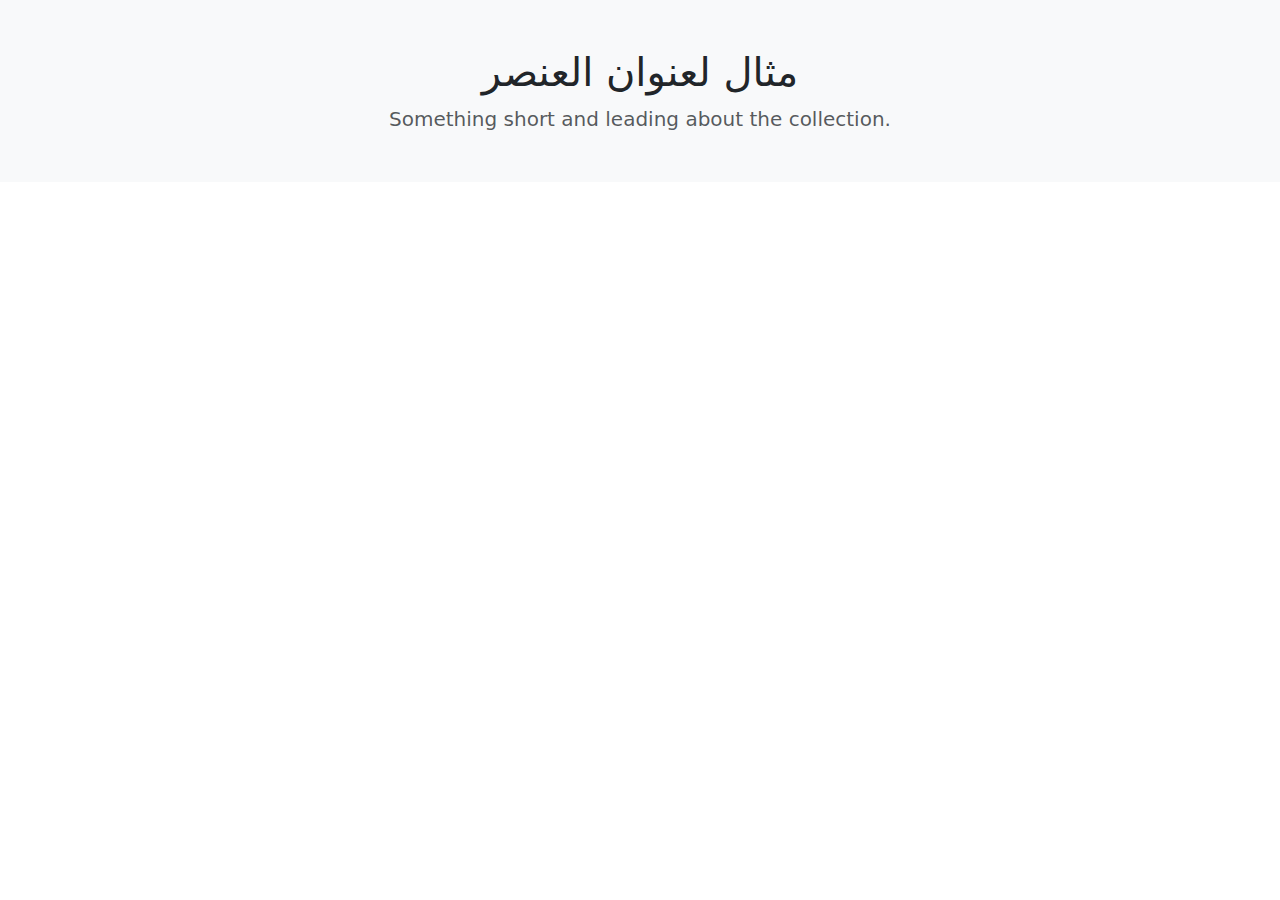
<file: assets/html/sponsored-ar.html>
<!DOCTYPE html>
<html lang="en">

<head>
  <meta http-equiv="Content-Type" content="text/html; charset=UTF-8">

  <meta name="viewport" content="width=device-width, initial-scale=1">
  <title>sponsored</title>

  <link href="./src/bootstrap.min.css" rel="stylesheet">


  <meta name="theme-color" content="#712cf9">


  <style>
    .bd-placeholder-img {
      font-size: 1.125rem;
      text-anchor: middle;
      -webkit-user-select: none;
      -moz-user-select: none;
      user-select: none;
    }

    @media (min-width: 768px) {
      .bd-placeholder-img-lg {
        font-size: 3.5rem;
      }
    }

    .b-example-divider {
      height: 3rem;
      background-color: rgba(0, 0, 0, .1);
      border: solid rgba(0, 0, 0, .15);
      border-width: 1px 0;
      box-shadow: inset 0 .5em 1.5em rgba(0, 0, 0, .1), inset 0 .125em .5em rgba(0, 0, 0, .15);
    }

    .b-example-vr {
      flex-shrink: 0;
      width: 1.5rem;
      height: 100vh;
    }

    .bi {
      vertical-align: -.125em;
      fill: currentColor;
    }

    .nav-scroller {
      position: relative;
      z-index: 2;
      height: 2.75rem;
      overflow-y: hidden;
    }

    .nav-scroller .nav {
      display: flex;
      flex-wrap: nowrap;
      padding-bottom: 1rem;
      margin-top: -1px;
      overflow-x: auto;
      text-align: center;
      white-space: nowrap;
      -webkit-overflow-scrolling: touch;
    }
  </style>


</head>

<body>
  <main>

    <div class="album py-5 bg-light">
      
      <div class="container">
          <h1 class="fw-light text-center">مثال لعنوان العنصر</h1>
          <p class="lead text-muted text-center">Something short and leading about the collection.</p>
  
        <div class="row row-cols-1 row-cols-sm-2 row-cols-md-3 g-3">

        </div>
      </div>
    </div>

  </main>

</body>

</html>
</file>
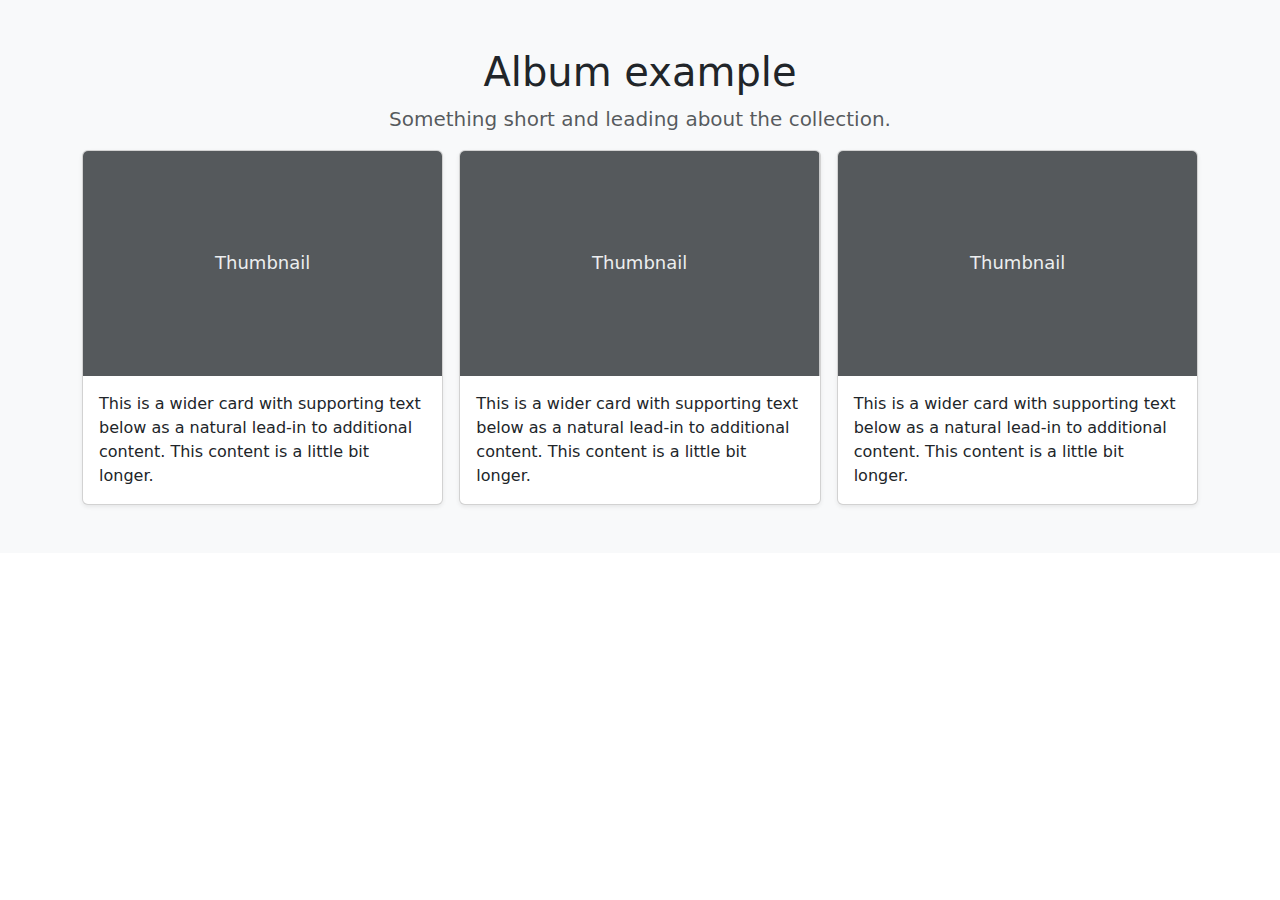
<file: assets/html/sponsored.html>
<!DOCTYPE html>
<html lang="en">

<head>
  <meta http-equiv="Content-Type" content="text/html; charset=UTF-8">

  <meta name="viewport" content="width=device-width, initial-scale=1">
  <title>sponsored</title>

  <link href="./src/bootstrap.min.css" rel="stylesheet">


  <meta name="theme-color" content="#712cf9">


  <style>
    .bd-placeholder-img {
      font-size: 1.125rem;
      text-anchor: middle;
      -webkit-user-select: none;
      -moz-user-select: none;
      user-select: none;
    }

    @media (min-width: 768px) {
      .bd-placeholder-img-lg {
        font-size: 3.5rem;
      }
    }

    .b-example-divider {
      height: 3rem;
      background-color: rgba(0, 0, 0, .1);
      border: solid rgba(0, 0, 0, .15);
      border-width: 1px 0;
      box-shadow: inset 0 .5em 1.5em rgba(0, 0, 0, .1), inset 0 .125em .5em rgba(0, 0, 0, .15);
    }

    .b-example-vr {
      flex-shrink: 0;
      width: 1.5rem;
      height: 100vh;
    }

    .bi {
      vertical-align: -.125em;
      fill: currentColor;
    }

    .nav-scroller {
      position: relative;
      z-index: 2;
      height: 2.75rem;
      overflow-y: hidden;
    }

    .nav-scroller .nav {
      display: flex;
      flex-wrap: nowrap;
      padding-bottom: 1rem;
      margin-top: -1px;
      overflow-x: auto;
      text-align: center;
      white-space: nowrap;
      -webkit-overflow-scrolling: touch;
    }
  </style>


</head>

<body>
  <main>

    <div class="album py-5 bg-light">
      
      <div class="container">
          <h1 class="fw-light text-center">Album example</h1>
          <p class="lead text-muted text-center">Something short and leading about the collection.</p>
  
        <div class="row row-cols-1 row-cols-sm-2 row-cols-md-3 g-3">
          <div class="col">
            <div class="card shadow-sm">
              <svg class="bd-placeholder-img card-img-top" width="100%" height="225" xmlns="http://www.w3.org/2000/svg"
                role="img" aria-label="Placeholder: Thumbnail" preserveAspectRatio="xMidYMid slice" focusable="false">
                <title>Placeholder</title>
                <rect width="100%" height="100%" fill="#55595c"></rect><text x="50%" y="50%" fill="#eceeef"
                  dy=".3em">Thumbnail</text>
              </svg>

              <div class="card-body">
                <p class="card-text">This is a wider card with supporting text below as a natural lead-in to additional
                  content. This content is a little bit longer.</p>

              </div>
            </div>
          </div>
          <div class="col">
            <div class="card shadow-sm">
              <svg class="bd-placeholder-img card-img-top" width="100%" height="225" xmlns="http://www.w3.org/2000/svg"
                role="img" aria-label="Placeholder: Thumbnail" preserveAspectRatio="xMidYMid slice" focusable="false">
                <title>Placeholder</title>
                <rect width="100%" height="100%" fill="#55595c"></rect><text x="50%" y="50%" fill="#eceeef"
                  dy=".3em">Thumbnail</text>
              </svg>

              <div class="card-body">
                <p class="card-text">This is a wider card with supporting text below as a natural lead-in to additional
                  content. This content is a little bit longer.</p>

              </div>
            </div>
          </div>
          <div class="col">
            <div class="card shadow-sm">
              <svg class="bd-placeholder-img card-img-top" width="100%" height="225" xmlns="http://www.w3.org/2000/svg"
                role="img" aria-label="Placeholder: Thumbnail" preserveAspectRatio="xMidYMid slice" focusable="false">
                <title>Placeholder</title>
                <rect width="100%" height="100%" fill="#55595c"></rect><text x="50%" y="50%" fill="#eceeef"
                  dy=".3em">Thumbnail</text>
              </svg>

              <div class="card-body">
                <p class="card-text">This is a wider card with supporting text below as a natural lead-in to additional
                  content. This content is a little bit longer.</p>

              </div>
            </div>
          </div>

        </div>
      </div>
    </div>

  </main>

</body>

</html>
</file>
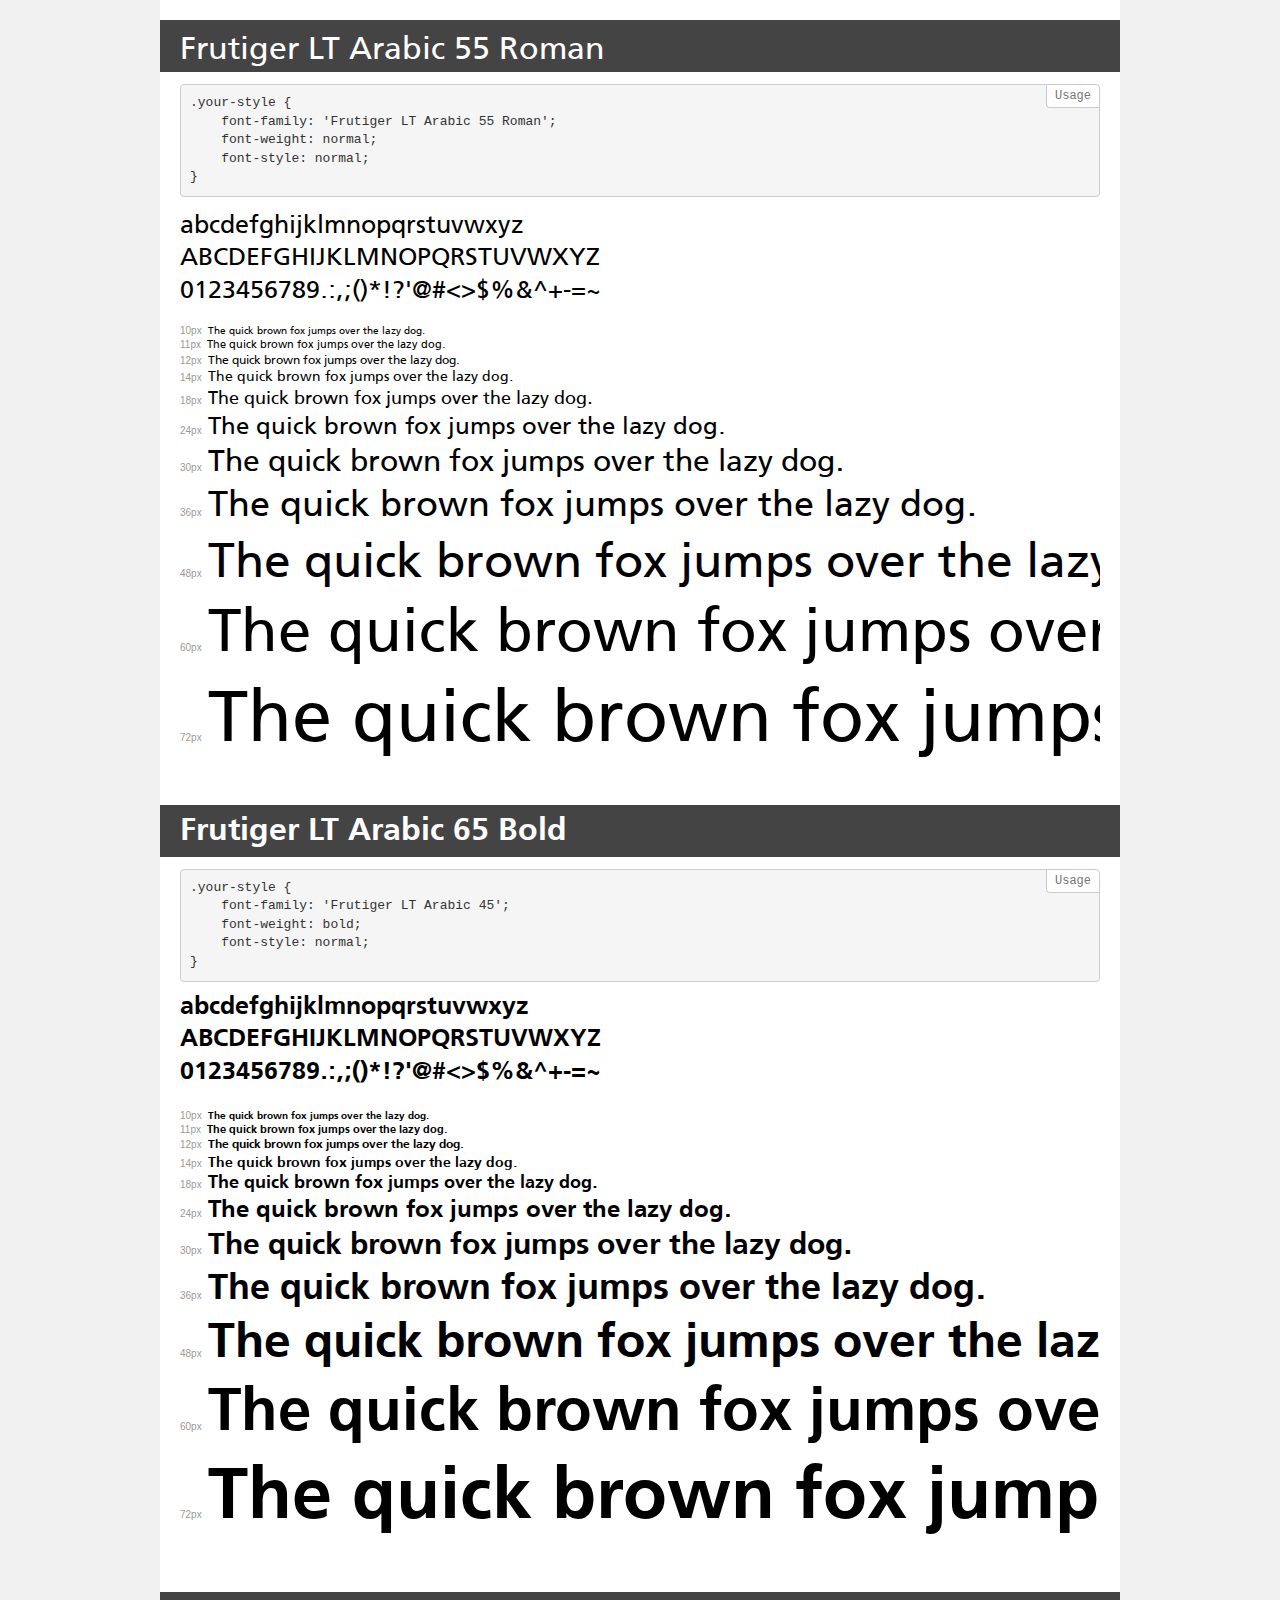
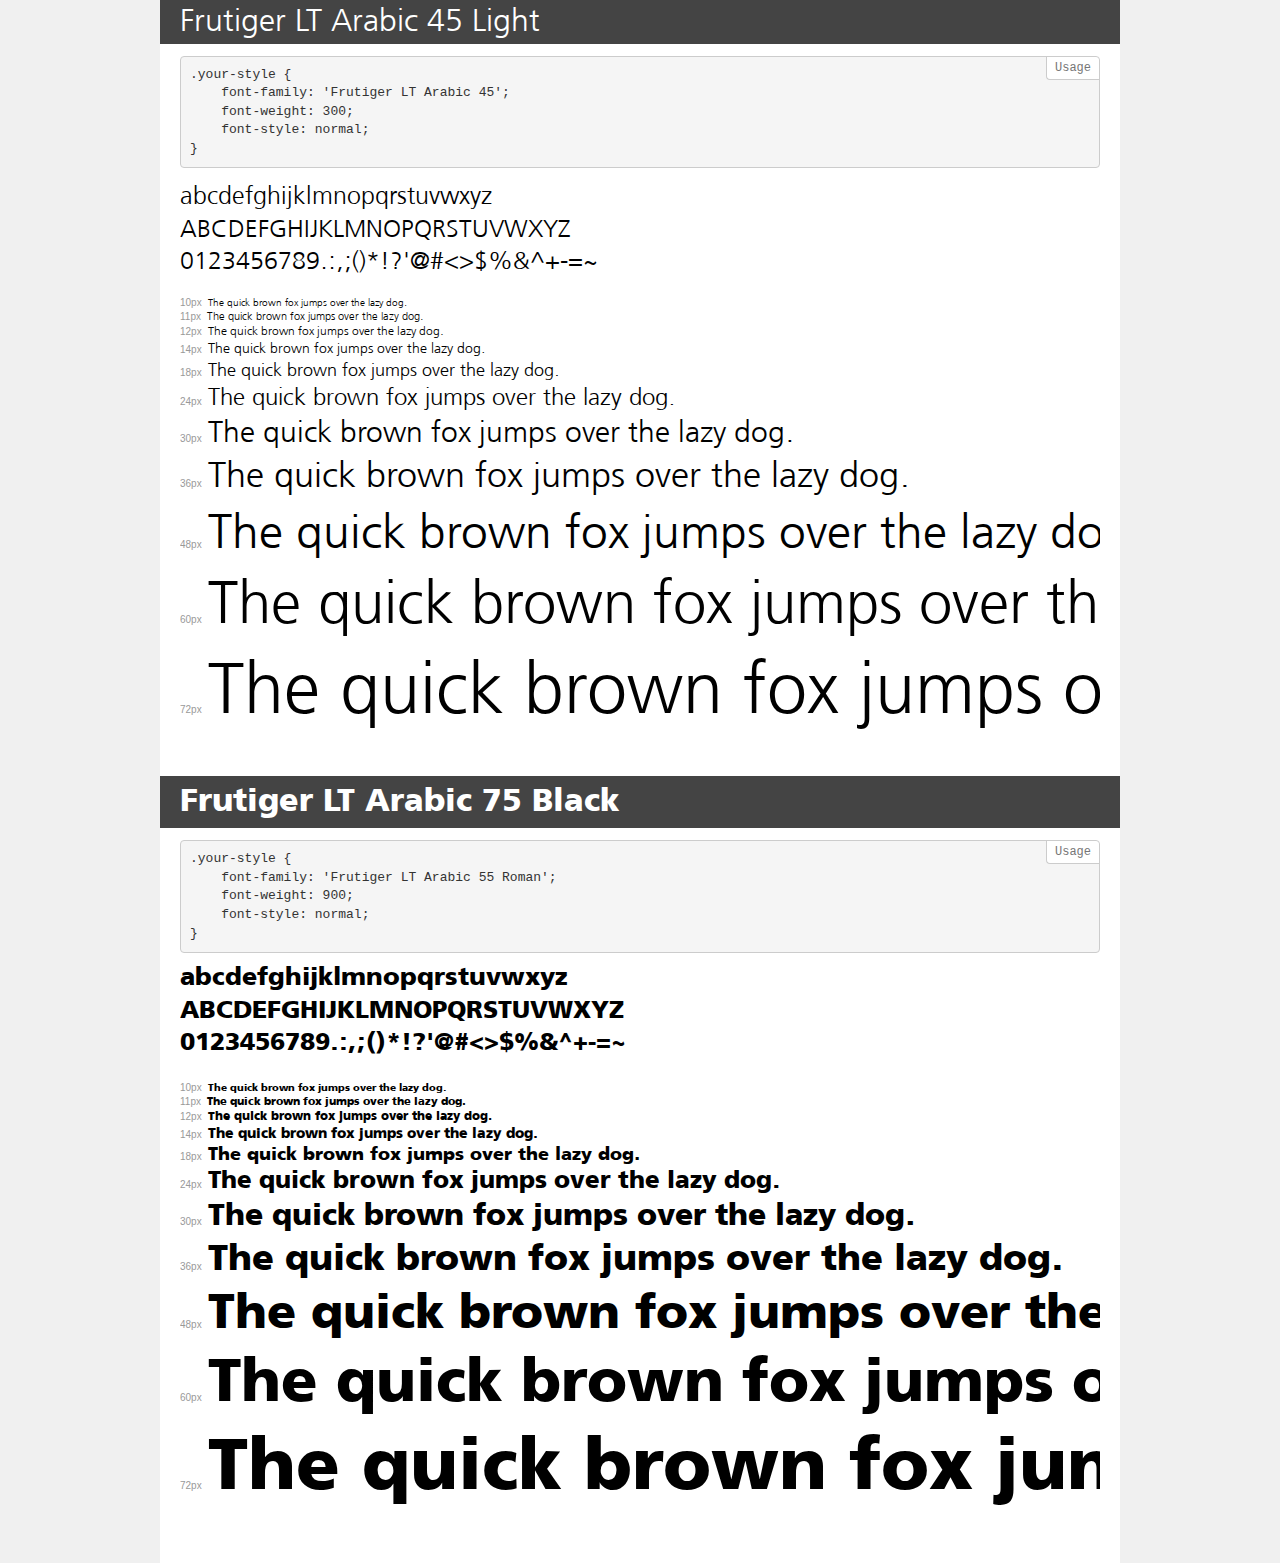
<file: assets/fonts/FrutigerLTArabic/demo.html>
<!DOCTYPE html>
<html lang="en">
<head>
    <meta charset="utf-8">
    <meta http-equiv="X-UA-Compatible" content="IE=edge">
    <meta name="viewport" content="width=device-width, initial-scale=1">
    <meta name="robots" content="noindex, noarchive">
    <meta name="format-detection" content="telephone=no">
    <title>Transfonter demo</title>
    <link href="stylesheet.css" rel="stylesheet">
    <style>
        /*
        http://meyerweb.com/eric/tools/css/reset/
        v2.0 | 20110126
        License: none (public domain)
        */
        html, body, div, span, applet, object, iframe,
        h1, h2, h3, h4, h5, h6, p, blockquote, pre,
        a, abbr, acronym, address, big, cite, code,
        del, dfn, em, img, ins, kbd, q, s, samp,
        small, strike, strong, sub, sup, tt, var,
        b, u, i, center,
        dl, dt, dd, ol, ul, li,
        fieldset, form, label, legend,
        table, caption, tbody, tfoot, thead, tr, th, td,
        article, aside, canvas, details, embed,
        figure, figcaption, footer, header, hgroup,
        menu, nav, output, ruby, section, summary,
        time, mark, audio, video {
            margin: 0;
            padding: 0;
            border: 0;
            font-size: 100%;
            font: inherit;
            vertical-align: baseline;
        }
        /* HTML5 display-role reset for older browsers */
        article, aside, details, figcaption, figure,
        footer, header, hgroup, menu, nav, section {
            display: block;
        }
        body {
            line-height: 1;
        }
        ol, ul {
            list-style: none;
        }
        blockquote, q {
            quotes: none;
        }
        blockquote:before, blockquote:after,
        q:before, q:after {
            content: '';
            content: none;
        }
        table {
            border-collapse: collapse;
            border-spacing: 0;
        }
        /* demo styles */
        body {
            background: #f0f0f0;
            color: #000;
        }
        .page {
            background: #fff;
            width: 920px;
            margin: 0 auto;
            padding: 20px 20px 0 20px;
            overflow: hidden;
        }
        .font-container {
            overflow-x: auto;
            overflow-y: hidden;
            margin-bottom: 40px;
            line-height: 1.3;
            white-space: nowrap;
            padding-bottom: 5px;
        }
        h1 {
            position: relative;
            background: #444;
            font-size: 32px;
            color: #fff;
            padding: 10px 20px;
            margin: 0 -20px 12px -20px;
        }
        .letters {
            font-size: 25px;
            margin-bottom: 20px;
        }
        .s10:before {
            content: '10px';
        }
        .s11:before {
            content: '11px';
        }
        .s12:before {
            content: '12px';
        }
        .s14:before {
            content: '14px';
        }
        .s18:before {
            content: '18px';
        }
        .s24:before {
            content: '24px';
        }
        .s30:before {
            content: '30px';
        }
        .s36:before {
            content: '36px';
        }
        .s48:before {
            content: '48px';
        }
        .s60:before {
            content: '60px';
        }
        .s72:before {
            content: '72px';
        }
        .s10:before, .s11:before, .s12:before, .s14:before,
        .s18:before, .s24:before, .s30:before, .s36:before,
        .s48:before, .s60:before, .s72:before {
            font-family: Arial, sans-serif;
            font-size: 10px;
            font-weight: normal;
            font-style: normal;
            color: #999;
            padding-right: 6px;
        }
        pre {
            display: block;
            position: relative;
            padding: 9px;
            margin: 0 0 10px;
            font-family: Monaco, Menlo, Consolas, "Courier New", monospace;
            font-size: 13px;
            line-height: 1.428571429;
            color: #333;
            font-weight: normal;
            font-style: normal;
            background-color: #f5f5f5;
            border: 1px solid #ccc;
            overflow-x: auto;
            border-radius: 4px;
        }
        pre:after {
            display: block;
            position: absolute;
            right: 0;
            top: 0;
            content: 'Usage';
            line-height: 1;
            padding: 5px 8px;
            font-size: 12px;
            color: #767676;
            background-color: #fff;
            border: 1px solid #ccc;
            border-right: none;
            border-top: none;
            border-radius: 0 4px 0 4px;
            z-index: 10;
        }
        /* responsive */
        @media (max-width: 959px) {
            .page {
                width: auto;
                margin: 0;
            }
        }
    </style>
</head>
<body>
<div class="page">
    <div class="demo">
        <h1 style="font-family: 'Frutiger LT Arabic 55 Roman'; font-weight: normal; font-style: normal;">Frutiger LT Arabic 55 Roman</h1>
        <pre>.your-style {
    font-family: 'Frutiger LT Arabic 55 Roman';
    font-weight: normal;
    font-style: normal;
}</pre>
        <div class="font-container" style="font-family: 'Frutiger LT Arabic 55 Roman'; font-weight: normal; font-style: normal;">
            <p class="letters">
                abcdefghijklmnopqrstuvwxyz<br>
ABCDEFGHIJKLMNOPQRSTUVWXYZ<br>
                0123456789.:,;()*!?'@#<>$%&^+-=~
            </p>
            <p class="s10" style="font-size: 10px;">The quick brown fox jumps over the lazy dog.</p>
            <p class="s11" style="font-size: 11px;">The quick brown fox jumps over the lazy dog.</p>
            <p class="s12" style="font-size: 12px;">The quick brown fox jumps over the lazy dog.</p>
            <p class="s14" style="font-size: 14px;">The quick brown fox jumps over the lazy dog.</p>
            <p class="s18" style="font-size: 18px;">The quick brown fox jumps over the lazy dog.</p>
            <p class="s24" style="font-size: 24px;">The quick brown fox jumps over the lazy dog.</p>
            <p class="s30" style="font-size: 30px;">The quick brown fox jumps over the lazy dog.</p>
            <p class="s36" style="font-size: 36px;">The quick brown fox jumps over the lazy dog.</p>
            <p class="s48" style="font-size: 48px;">The quick brown fox jumps over the lazy dog.</p>
            <p class="s60" style="font-size: 60px;">The quick brown fox jumps over the lazy dog.</p>
            <p class="s72" style="font-size: 72px;">The quick brown fox jumps over the lazy dog.</p>
        </div>
    </div>
    <div class="demo">
        <h1 style="font-family: 'Frutiger LT Arabic 45'; font-weight: bold; font-style: normal;">Frutiger LT Arabic 65 Bold</h1>
        <pre>.your-style {
    font-family: 'Frutiger LT Arabic 45';
    font-weight: bold;
    font-style: normal;
}</pre>
        <div class="font-container" style="font-family: 'Frutiger LT Arabic 45'; font-weight: bold; font-style: normal;">
            <p class="letters">
                abcdefghijklmnopqrstuvwxyz<br>
ABCDEFGHIJKLMNOPQRSTUVWXYZ<br>
                0123456789.:,;()*!?'@#<>$%&^+-=~
            </p>
            <p class="s10" style="font-size: 10px;">The quick brown fox jumps over the lazy dog.</p>
            <p class="s11" style="font-size: 11px;">The quick brown fox jumps over the lazy dog.</p>
            <p class="s12" style="font-size: 12px;">The quick brown fox jumps over the lazy dog.</p>
            <p class="s14" style="font-size: 14px;">The quick brown fox jumps over the lazy dog.</p>
            <p class="s18" style="font-size: 18px;">The quick brown fox jumps over the lazy dog.</p>
            <p class="s24" style="font-size: 24px;">The quick brown fox jumps over the lazy dog.</p>
            <p class="s30" style="font-size: 30px;">The quick brown fox jumps over the lazy dog.</p>
            <p class="s36" style="font-size: 36px;">The quick brown fox jumps over the lazy dog.</p>
            <p class="s48" style="font-size: 48px;">The quick brown fox jumps over the lazy dog.</p>
            <p class="s60" style="font-size: 60px;">The quick brown fox jumps over the lazy dog.</p>
            <p class="s72" style="font-size: 72px;">The quick brown fox jumps over the lazy dog.</p>
        </div>
    </div>
    <div class="demo">
        <h1 style="font-family: 'Frutiger LT Arabic 45'; font-weight: 300; font-style: normal;">Frutiger LT Arabic 45 Light</h1>
        <pre>.your-style {
    font-family: 'Frutiger LT Arabic 45';
    font-weight: 300;
    font-style: normal;
}</pre>
        <div class="font-container" style="font-family: 'Frutiger LT Arabic 45'; font-weight: 300; font-style: normal;">
            <p class="letters">
                abcdefghijklmnopqrstuvwxyz<br>
ABCDEFGHIJKLMNOPQRSTUVWXYZ<br>
                0123456789.:,;()*!?'@#<>$%&^+-=~
            </p>
            <p class="s10" style="font-size: 10px;">The quick brown fox jumps over the lazy dog.</p>
            <p class="s11" style="font-size: 11px;">The quick brown fox jumps over the lazy dog.</p>
            <p class="s12" style="font-size: 12px;">The quick brown fox jumps over the lazy dog.</p>
            <p class="s14" style="font-size: 14px;">The quick brown fox jumps over the lazy dog.</p>
            <p class="s18" style="font-size: 18px;">The quick brown fox jumps over the lazy dog.</p>
            <p class="s24" style="font-size: 24px;">The quick brown fox jumps over the lazy dog.</p>
            <p class="s30" style="font-size: 30px;">The quick brown fox jumps over the lazy dog.</p>
            <p class="s36" style="font-size: 36px;">The quick brown fox jumps over the lazy dog.</p>
            <p class="s48" style="font-size: 48px;">The quick brown fox jumps over the lazy dog.</p>
            <p class="s60" style="font-size: 60px;">The quick brown fox jumps over the lazy dog.</p>
            <p class="s72" style="font-size: 72px;">The quick brown fox jumps over the lazy dog.</p>
        </div>
    </div>
    <div class="demo">
        <h1 style="font-family: 'Frutiger LT Arabic 55 Roman'; font-weight: 900; font-style: normal;">Frutiger LT Arabic 75 Black</h1>
        <pre>.your-style {
    font-family: 'Frutiger LT Arabic 55 Roman';
    font-weight: 900;
    font-style: normal;
}</pre>
        <div class="font-container" style="font-family: 'Frutiger LT Arabic 55 Roman'; font-weight: 900; font-style: normal;">
            <p class="letters">
                abcdefghijklmnopqrstuvwxyz<br>
ABCDEFGHIJKLMNOPQRSTUVWXYZ<br>
                0123456789.:,;()*!?'@#<>$%&^+-=~
            </p>
            <p class="s10" style="font-size: 10px;">The quick brown fox jumps over the lazy dog.</p>
            <p class="s11" style="font-size: 11px;">The quick brown fox jumps over the lazy dog.</p>
            <p class="s12" style="font-size: 12px;">The quick brown fox jumps over the lazy dog.</p>
            <p class="s14" style="font-size: 14px;">The quick brown fox jumps over the lazy dog.</p>
            <p class="s18" style="font-size: 18px;">The quick brown fox jumps over the lazy dog.</p>
            <p class="s24" style="font-size: 24px;">The quick brown fox jumps over the lazy dog.</p>
            <p class="s30" style="font-size: 30px;">The quick brown fox jumps over the lazy dog.</p>
            <p class="s36" style="font-size: 36px;">The quick brown fox jumps over the lazy dog.</p>
            <p class="s48" style="font-size: 48px;">The quick brown fox jumps over the lazy dog.</p>
            <p class="s60" style="font-size: 60px;">The quick brown fox jumps over the lazy dog.</p>
            <p class="s72" style="font-size: 72px;">The quick brown fox jumps over the lazy dog.</p>
        </div>
    </div>
</div>
</body>
</html>
</file>
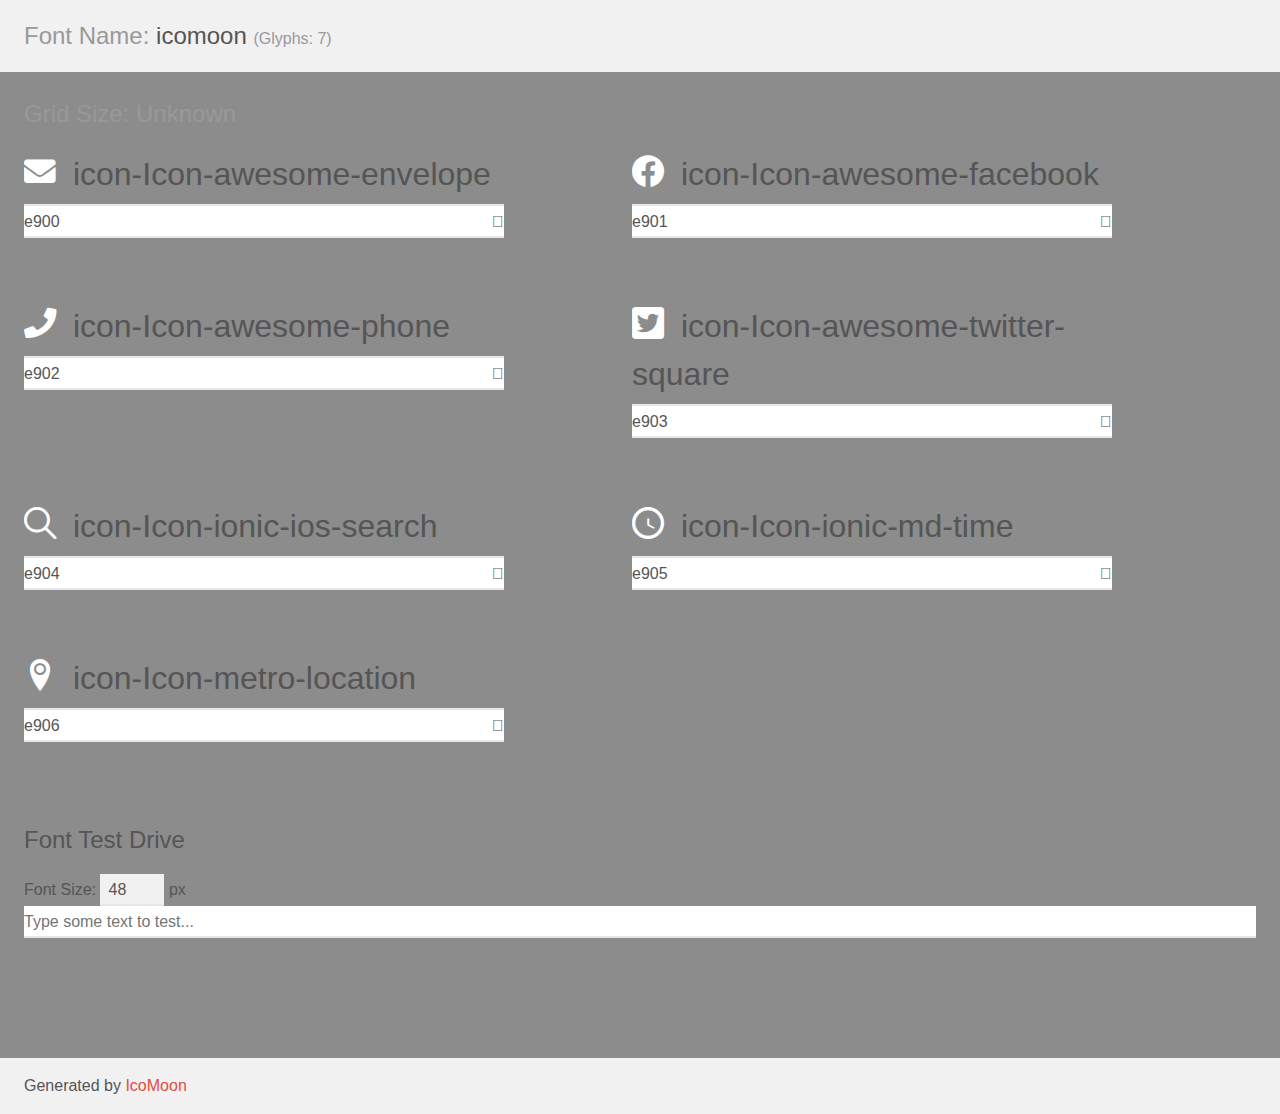
<file: assets/fonts/icomoon/demo.html>
<!doctype html>
<html>
<head>
    <meta charset="utf-8">
    <title>IcoMoon Demo</title>
    <meta name="description" content="An Icon Font Generated By IcoMoon.io">
    <meta name="viewport" content="width=device-width, initial-scale=1">
    <link rel="stylesheet" href="demo-files/demo.css">
    <link rel="stylesheet" href="style.css"></head>
<body>
    <div class="bgc1 clearfix">
        <h1 class="mhmm mvm"><span class="fgc1">Font Name:</span> icomoon <small class="fgc1">(Glyphs:&nbsp;7)</small></h1>
    </div>
    <div class="clearfix mhl ptl">
        <h1 class="mvm mtn fgc1">Grid Size: Unknown</h1>
        <div class="glyph fs1">
            <div class="clearfix bshadow0 pbs">
                <span class="icon-Icon-awesome-envelope"></span>
                <span class="mls"> icon-Icon-awesome-envelope</span>
            </div>
            <fieldset class="fs0 size1of1 clearfix hidden-false">
                <input type="text" readonly value="e900" class="unit size1of2" />
                <input type="text" maxlength="1" readonly value="&#xe900;" class="unitRight size1of2 talign-right" />
            </fieldset>
            <div class="fs0 bshadow0 clearfix hidden-true">
                <span class="unit pvs fgc1">liga: </span>
                <input type="text" readonly value="" class="liga unitRight" />
            </div>
        </div>
        <div class="glyph fs1">
            <div class="clearfix bshadow0 pbs">
                <span class="icon-Icon-awesome-facebook"></span>
                <span class="mls"> icon-Icon-awesome-facebook</span>
            </div>
            <fieldset class="fs0 size1of1 clearfix hidden-false">
                <input type="text" readonly value="e901" class="unit size1of2" />
                <input type="text" maxlength="1" readonly value="&#xe901;" class="unitRight size1of2 talign-right" />
            </fieldset>
            <div class="fs0 bshadow0 clearfix hidden-true">
                <span class="unit pvs fgc1">liga: </span>
                <input type="text" readonly value="" class="liga unitRight" />
            </div>
        </div>
        <div class="glyph fs1">
            <div class="clearfix bshadow0 pbs">
                <span class="icon-Icon-awesome-phone"></span>
                <span class="mls"> icon-Icon-awesome-phone</span>
            </div>
            <fieldset class="fs0 size1of1 clearfix hidden-false">
                <input type="text" readonly value="e902" class="unit size1of2" />
                <input type="text" maxlength="1" readonly value="&#xe902;" class="unitRight size1of2 talign-right" />
            </fieldset>
            <div class="fs0 bshadow0 clearfix hidden-true">
                <span class="unit pvs fgc1">liga: </span>
                <input type="text" readonly value="" class="liga unitRight" />
            </div>
        </div>
        <div class="glyph fs1">
            <div class="clearfix bshadow0 pbs">
                <span class="icon-Icon-awesome-twitter-square"></span>
                <span class="mls"> icon-Icon-awesome-twitter-square</span>
            </div>
            <fieldset class="fs0 size1of1 clearfix hidden-false">
                <input type="text" readonly value="e903" class="unit size1of2" />
                <input type="text" maxlength="1" readonly value="&#xe903;" class="unitRight size1of2 talign-right" />
            </fieldset>
            <div class="fs0 bshadow0 clearfix hidden-true">
                <span class="unit pvs fgc1">liga: </span>
                <input type="text" readonly value="" class="liga unitRight" />
            </div>
        </div>
        <div class="glyph fs1">
            <div class="clearfix bshadow0 pbs">
                <span class="icon-Icon-ionic-ios-search"></span>
                <span class="mls"> icon-Icon-ionic-ios-search</span>
            </div>
            <fieldset class="fs0 size1of1 clearfix hidden-false">
                <input type="text" readonly value="e904" class="unit size1of2" />
                <input type="text" maxlength="1" readonly value="&#xe904;" class="unitRight size1of2 talign-right" />
            </fieldset>
            <div class="fs0 bshadow0 clearfix hidden-true">
                <span class="unit pvs fgc1">liga: </span>
                <input type="text" readonly value="" class="liga unitRight" />
            </div>
        </div>
        <div class="glyph fs1">
            <div class="clearfix bshadow0 pbs">
                <span class="icon-Icon-ionic-md-time"></span>
                <span class="mls"> icon-Icon-ionic-md-time</span>
            </div>
            <fieldset class="fs0 size1of1 clearfix hidden-false">
                <input type="text" readonly value="e905" class="unit size1of2" />
                <input type="text" maxlength="1" readonly value="&#xe905;" class="unitRight size1of2 talign-right" />
            </fieldset>
            <div class="fs0 bshadow0 clearfix hidden-true">
                <span class="unit pvs fgc1">liga: </span>
                <input type="text" readonly value="" class="liga unitRight" />
            </div>
        </div>
        <div class="glyph fs1">
            <div class="clearfix bshadow0 pbs">
                <span class="icon-Icon-metro-location"></span>
                <span class="mls"> icon-Icon-metro-location</span>
            </div>
            <fieldset class="fs0 size1of1 clearfix hidden-false">
                <input type="text" readonly value="e906" class="unit size1of2" />
                <input type="text" maxlength="1" readonly value="&#xe906;" class="unitRight size1of2 talign-right" />
            </fieldset>
            <div class="fs0 bshadow0 clearfix hidden-true">
                <span class="unit pvs fgc1">liga: </span>
                <input type="text" readonly value="" class="liga unitRight" />
            </div>
        </div>
    </div>

    <!--[if gt IE 8]><!-->
    <div class="mhl clearfix mbl">
        <h1>Font Test Drive</h1>
        <label>
            Font Size: <input id="fontSize" type="number" class="textbox0 mbm"
            min="8" value="48" />
            px
        </label>
        <input id="testText" type="text" class="phl size1of1 mvl"
        placeholder="Type some text to test..." value=""/>
        <div id="testDrive" class="icon-" style="font-family: icomoon">&nbsp;
        </div>
    </div>
    <!--<![endif]-->
    <div class="bgc1 clearfix">
        <p class="mhl">Generated by <a href="https://icomoon.io/app">IcoMoon</a></p>
    </div>

    <script src="demo-files/demo.js"></script>
</body>
</html>
</file>
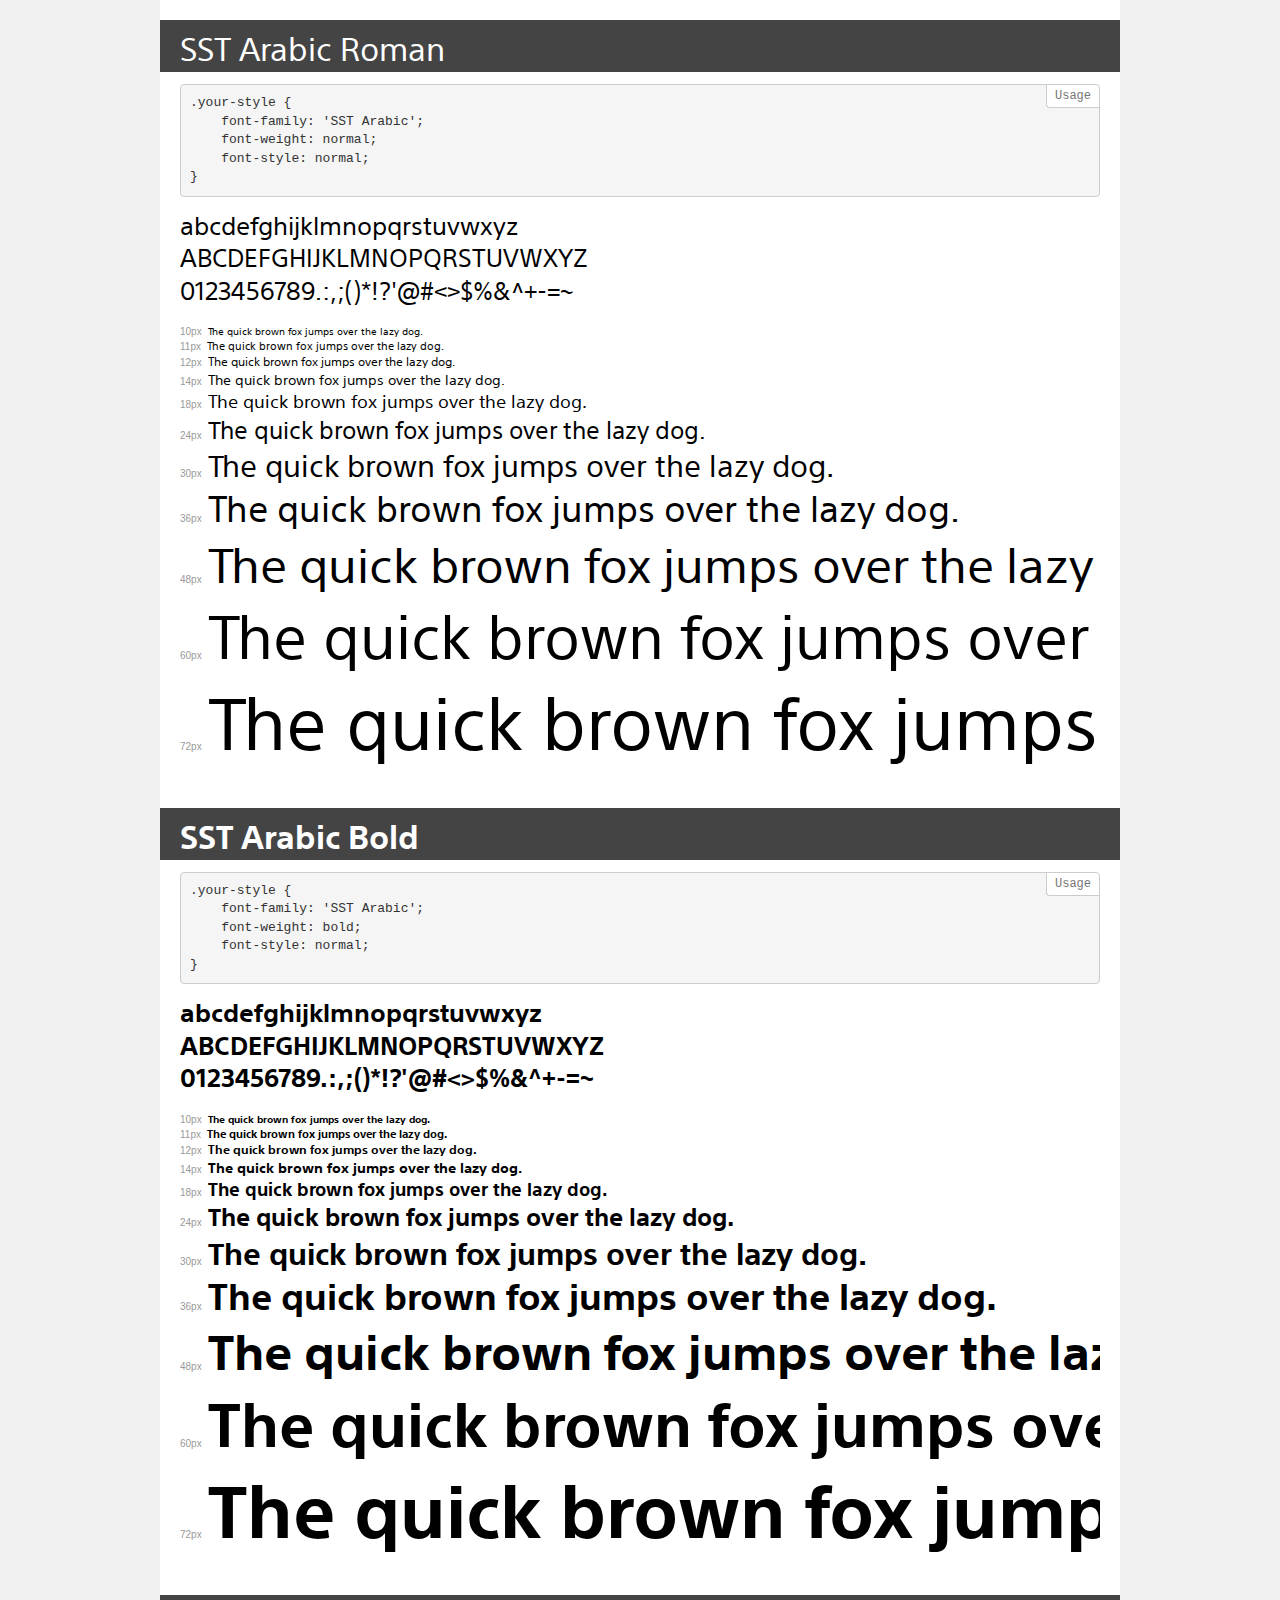
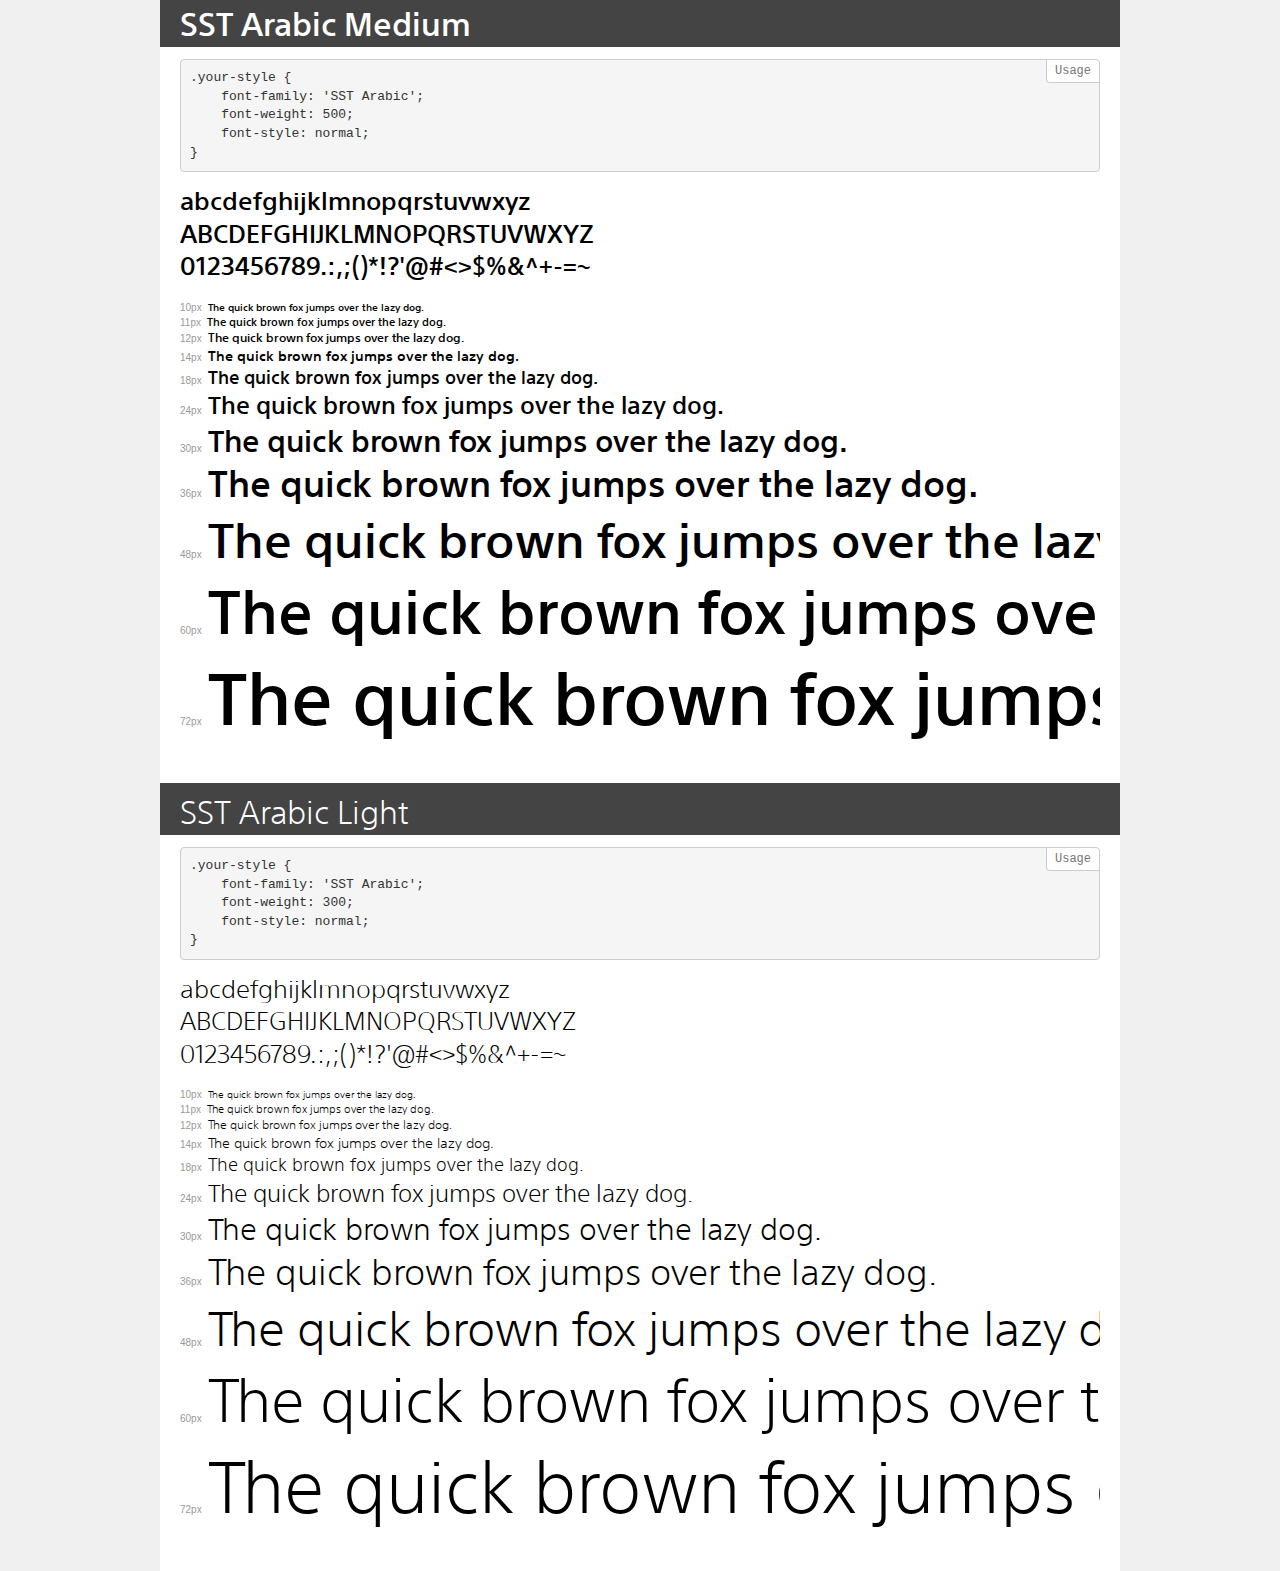
<file: assets/fonts/SST_Arabic/demo.html>
<!DOCTYPE html>
<html lang="en">
<head>
    <meta charset="utf-8">
    <meta http-equiv="X-UA-Compatible" content="IE=edge">
    <meta name="viewport" content="width=device-width, initial-scale=1">
    <meta name="robots" content="noindex, noarchive">
    <meta name="format-detection" content="telephone=no">
    <title>Transfonter demo</title>
    <link href="stylesheet.css" rel="stylesheet">
    <style>
        /*
        http://meyerweb.com/eric/tools/css/reset/
        v2.0 | 20110126
        License: none (public domain)
        */
        html, body, div, span, applet, object, iframe,
        h1, h2, h3, h4, h5, h6, p, blockquote, pre,
        a, abbr, acronym, address, big, cite, code,
        del, dfn, em, img, ins, kbd, q, s, samp,
        small, strike, strong, sub, sup, tt, var,
        b, u, i, center,
        dl, dt, dd, ol, ul, li,
        fieldset, form, label, legend,
        table, caption, tbody, tfoot, thead, tr, th, td,
        article, aside, canvas, details, embed,
        figure, figcaption, footer, header, hgroup,
        menu, nav, output, ruby, section, summary,
        time, mark, audio, video {
            margin: 0;
            padding: 0;
            border: 0;
            font-size: 100%;
            font: inherit;
            vertical-align: baseline;
        }
        /* HTML5 display-role reset for older browsers */
        article, aside, details, figcaption, figure,
        footer, header, hgroup, menu, nav, section {
            display: block;
        }
        body {
            line-height: 1;
        }
        ol, ul {
            list-style: none;
        }
        blockquote, q {
            quotes: none;
        }
        blockquote:before, blockquote:after,
        q:before, q:after {
            content: '';
            content: none;
        }
        table {
            border-collapse: collapse;
            border-spacing: 0;
        }
        /* demo styles */
        body {
            background: #f0f0f0;
            color: #000;
        }
        .page {
            background: #fff;
            width: 920px;
            margin: 0 auto;
            padding: 20px 20px 0 20px;
            overflow: hidden;
        }
        .font-container {
            overflow-x: auto;
            overflow-y: hidden;
            margin-bottom: 40px;
            line-height: 1.3;
            white-space: nowrap;
            padding-bottom: 5px;
        }
        h1 {
            position: relative;
            background: #444;
            font-size: 32px;
            color: #fff;
            padding: 10px 20px;
            margin: 0 -20px 12px -20px;
        }
        .letters {
            font-size: 25px;
            margin-bottom: 20px;
        }
        .s10:before {
            content: '10px';
        }
        .s11:before {
            content: '11px';
        }
        .s12:before {
            content: '12px';
        }
        .s14:before {
            content: '14px';
        }
        .s18:before {
            content: '18px';
        }
        .s24:before {
            content: '24px';
        }
        .s30:before {
            content: '30px';
        }
        .s36:before {
            content: '36px';
        }
        .s48:before {
            content: '48px';
        }
        .s60:before {
            content: '60px';
        }
        .s72:before {
            content: '72px';
        }
        .s10:before, .s11:before, .s12:before, .s14:before,
        .s18:before, .s24:before, .s30:before, .s36:before,
        .s48:before, .s60:before, .s72:before {
            font-family: Arial, sans-serif;
            font-size: 10px;
            font-weight: normal;
            font-style: normal;
            color: #999;
            padding-right: 6px;
        }
        pre {
            display: block;
            position: relative;
            padding: 9px;
            margin: 0 0 10px;
            font-family: Monaco, Menlo, Consolas, "Courier New", monospace;
            font-size: 13px;
            line-height: 1.428571429;
            color: #333;
            font-weight: normal;
            font-style: normal;
            background-color: #f5f5f5;
            border: 1px solid #ccc;
            overflow-x: auto;
            border-radius: 4px;
        }
        pre:after {
            display: block;
            position: absolute;
            right: 0;
            top: 0;
            content: 'Usage';
            line-height: 1;
            padding: 5px 8px;
            font-size: 12px;
            color: #767676;
            background-color: #fff;
            border: 1px solid #ccc;
            border-right: none;
            border-top: none;
            border-radius: 0 4px 0 4px;
            z-index: 10;
        }
        /* responsive */
        @media (max-width: 959px) {
            .page {
                width: auto;
                margin: 0;
            }
        }
    </style>
</head>
<body>
<div class="page">
    <div class="demo">
        <h1 style="font-family: 'SST Arabic'; font-weight: normal; font-style: normal;">SST Arabic Roman</h1>
        <pre>.your-style {
    font-family: 'SST Arabic';
    font-weight: normal;
    font-style: normal;
}</pre>
        <div class="font-container" style="font-family: 'SST Arabic'; font-weight: normal; font-style: normal;">
            <p class="letters">
                abcdefghijklmnopqrstuvwxyz<br>
ABCDEFGHIJKLMNOPQRSTUVWXYZ<br>
                0123456789.:,;()*!?'@#<>$%&^+-=~
            </p>
            <p class="s10" style="font-size: 10px;">The quick brown fox jumps over the lazy dog.</p>
            <p class="s11" style="font-size: 11px;">The quick brown fox jumps over the lazy dog.</p>
            <p class="s12" style="font-size: 12px;">The quick brown fox jumps over the lazy dog.</p>
            <p class="s14" style="font-size: 14px;">The quick brown fox jumps over the lazy dog.</p>
            <p class="s18" style="font-size: 18px;">The quick brown fox jumps over the lazy dog.</p>
            <p class="s24" style="font-size: 24px;">The quick brown fox jumps over the lazy dog.</p>
            <p class="s30" style="font-size: 30px;">The quick brown fox jumps over the lazy dog.</p>
            <p class="s36" style="font-size: 36px;">The quick brown fox jumps over the lazy dog.</p>
            <p class="s48" style="font-size: 48px;">The quick brown fox jumps over the lazy dog.</p>
            <p class="s60" style="font-size: 60px;">The quick brown fox jumps over the lazy dog.</p>
            <p class="s72" style="font-size: 72px;">The quick brown fox jumps over the lazy dog.</p>
        </div>
    </div>
    <div class="demo">
        <h1 style="font-family: 'SST Arabic'; font-weight: bold; font-style: normal;">SST Arabic Bold</h1>
        <pre>.your-style {
    font-family: 'SST Arabic';
    font-weight: bold;
    font-style: normal;
}</pre>
        <div class="font-container" style="font-family: 'SST Arabic'; font-weight: bold; font-style: normal;">
            <p class="letters">
                abcdefghijklmnopqrstuvwxyz<br>
ABCDEFGHIJKLMNOPQRSTUVWXYZ<br>
                0123456789.:,;()*!?'@#<>$%&^+-=~
            </p>
            <p class="s10" style="font-size: 10px;">The quick brown fox jumps over the lazy dog.</p>
            <p class="s11" style="font-size: 11px;">The quick brown fox jumps over the lazy dog.</p>
            <p class="s12" style="font-size: 12px;">The quick brown fox jumps over the lazy dog.</p>
            <p class="s14" style="font-size: 14px;">The quick brown fox jumps over the lazy dog.</p>
            <p class="s18" style="font-size: 18px;">The quick brown fox jumps over the lazy dog.</p>
            <p class="s24" style="font-size: 24px;">The quick brown fox jumps over the lazy dog.</p>
            <p class="s30" style="font-size: 30px;">The quick brown fox jumps over the lazy dog.</p>
            <p class="s36" style="font-size: 36px;">The quick brown fox jumps over the lazy dog.</p>
            <p class="s48" style="font-size: 48px;">The quick brown fox jumps over the lazy dog.</p>
            <p class="s60" style="font-size: 60px;">The quick brown fox jumps over the lazy dog.</p>
            <p class="s72" style="font-size: 72px;">The quick brown fox jumps over the lazy dog.</p>
        </div>
    </div>
    <div class="demo">
        <h1 style="font-family: 'SST Arabic'; font-weight: 500; font-style: normal;">SST Arabic Medium</h1>
        <pre>.your-style {
    font-family: 'SST Arabic';
    font-weight: 500;
    font-style: normal;
}</pre>
        <div class="font-container" style="font-family: 'SST Arabic'; font-weight: 500; font-style: normal;">
            <p class="letters">
                abcdefghijklmnopqrstuvwxyz<br>
ABCDEFGHIJKLMNOPQRSTUVWXYZ<br>
                0123456789.:,;()*!?'@#<>$%&^+-=~
            </p>
            <p class="s10" style="font-size: 10px;">The quick brown fox jumps over the lazy dog.</p>
            <p class="s11" style="font-size: 11px;">The quick brown fox jumps over the lazy dog.</p>
            <p class="s12" style="font-size: 12px;">The quick brown fox jumps over the lazy dog.</p>
            <p class="s14" style="font-size: 14px;">The quick brown fox jumps over the lazy dog.</p>
            <p class="s18" style="font-size: 18px;">The quick brown fox jumps over the lazy dog.</p>
            <p class="s24" style="font-size: 24px;">The quick brown fox jumps over the lazy dog.</p>
            <p class="s30" style="font-size: 30px;">The quick brown fox jumps over the lazy dog.</p>
            <p class="s36" style="font-size: 36px;">The quick brown fox jumps over the lazy dog.</p>
            <p class="s48" style="font-size: 48px;">The quick brown fox jumps over the lazy dog.</p>
            <p class="s60" style="font-size: 60px;">The quick brown fox jumps over the lazy dog.</p>
            <p class="s72" style="font-size: 72px;">The quick brown fox jumps over the lazy dog.</p>
        </div>
    </div>
    <div class="demo">
        <h1 style="font-family: 'SST Arabic'; font-weight: 300; font-style: normal;">SST Arabic Light</h1>
        <pre>.your-style {
    font-family: 'SST Arabic';
    font-weight: 300;
    font-style: normal;
}</pre>
        <div class="font-container" style="font-family: 'SST Arabic'; font-weight: 300; font-style: normal;">
            <p class="letters">
                abcdefghijklmnopqrstuvwxyz<br>
ABCDEFGHIJKLMNOPQRSTUVWXYZ<br>
                0123456789.:,;()*!?'@#<>$%&^+-=~
            </p>
            <p class="s10" style="font-size: 10px;">The quick brown fox jumps over the lazy dog.</p>
            <p class="s11" style="font-size: 11px;">The quick brown fox jumps over the lazy dog.</p>
            <p class="s12" style="font-size: 12px;">The quick brown fox jumps over the lazy dog.</p>
            <p class="s14" style="font-size: 14px;">The quick brown fox jumps over the lazy dog.</p>
            <p class="s18" style="font-size: 18px;">The quick brown fox jumps over the lazy dog.</p>
            <p class="s24" style="font-size: 24px;">The quick brown fox jumps over the lazy dog.</p>
            <p class="s30" style="font-size: 30px;">The quick brown fox jumps over the lazy dog.</p>
            <p class="s36" style="font-size: 36px;">The quick brown fox jumps over the lazy dog.</p>
            <p class="s48" style="font-size: 48px;">The quick brown fox jumps over the lazy dog.</p>
            <p class="s60" style="font-size: 60px;">The quick brown fox jumps over the lazy dog.</p>
            <p class="s72" style="font-size: 72px;">The quick brown fox jumps over the lazy dog.</p>
        </div>
    </div>
</div>
</body>
</html>
</file>
<file: assets/fonts/FrutigerLTArabic/stylesheet.css>
@font-face {
    font-family: 'Frutiger LT Arabic 55 Roman';
    src: url('FrutigerLTArabic-55Roman.woff2') format('woff2'),
        url('FrutigerLTArabic-55Roman.woff') format('woff');
    font-weight: normal;
    font-style: normal;
    font-display: swap;
}

@font-face {
    font-family: 'Frutiger LT Arabic 45';
    src: url('FrutigerLTArabic-65Bold.woff2') format('woff2'),
        url('FrutigerLTArabic-65Bold.woff') format('woff');
    font-weight: bold;
    font-style: normal;
    font-display: swap;
}

@font-face {
    font-family: 'Frutiger LT Arabic 45';
    src: url('FrutigerLTArabic-45Light.woff2') format('woff2'),
        url('FrutigerLTArabic-45Light.woff') format('woff');
    font-weight: 300;
    font-style: normal;
    font-display: swap;
}

@font-face {
    font-family: 'Frutiger LT Arabic 55 Roman';
    src: url('FrutigerLTArabic-75Black.woff2') format('woff2'),
        url('FrutigerLTArabic-75Black.woff') format('woff');
    font-weight: 900;
    font-style: normal;
    font-display: swap;
}
</file>
<file: assets/fonts/icomoon/demo-files/demo.css>
body {
  padding: 0;
  margin: 0;
  font-family: sans-serif;
  font-size: 1em;
  line-height: 1.5;
  color: #555;
  background: #8c8c8c;
}
h1 {
  font-size: 1.5em;
  font-weight: normal;
}
small {
  font-size: .66666667em;
}
a {
  color: #e74c3c;
  text-decoration: none;
}
a:hover, a:focus {
  box-shadow: 0 1px #e74c3c;
}
.bshadow0, input {
  box-shadow: inset 0 -2px #e7e7e7;
}
input:hover {
  box-shadow: inset 0 -2px #ccc;
}
input, fieldset {
  font-family: sans-serif;
  font-size: 1em;
  margin: 0;
  padding: 0;
  border: 0;
}
input {
  color: inherit;
  line-height: 1.5;
  height: 1.5em;
  padding: .25em 0;
}
input:focus {
  outline: none;
  box-shadow: inset 0 -2px #449fdb;
}
.glyph {
  font-size: 16px;
  width: 15em;
  padding-bottom: 1em;
  margin-right: 4em;
  margin-bottom: 1em;
  float: left;
  overflow: hidden;
}
.liga {
  width: 80%;
  width: calc(100% - 2.5em);
}
.talign-right {
  text-align: right;
}
.talign-center {
  text-align: center;
}
.bgc1 {
  background: #f1f1f1;
}
.fgc1 {
  color: #999;
}
.fgc0 {
  color: #000;
}
p {
  margin-top: 1em;
  margin-bottom: 1em;
}
.mvm {
  margin-top: .75em;
  margin-bottom: .75em;
}
.mtn {
  margin-top: 0;
}
.mtl, .mal {
  margin-top: 1.5em;
}
.mbl, .mal {
  margin-bottom: 1.5em;
}
.mal, .mhl {
  margin-left: 1.5em;
  margin-right: 1.5em;
}
.mhmm {
  margin-left: 1em;
  margin-right: 1em;
}
.mls {
  margin-left: .25em;
}
.ptl {
  padding-top: 1.5em;
}
.pbs, .pvs {
  padding-bottom: .25em;
}
.pvs, .pts {
  padding-top: .25em;
}
.unit {
  float: left;
}
.unitRight {
  float: right;
}
.size1of2 {
  width: 50%;
}
.size1of1 {
  width: 100%;
}
.clearfix:before, .clearfix:after {
  content: " ";
  display: table;
}
.clearfix:after {
  clear: both;
}
.hidden-true {
  display: none;
}
.textbox0 {
  width: 3em;
  background: #f1f1f1;
  padding: .25em .5em;
  line-height: 1.5;
  height: 1.5em;
}
#testDrive {
  display: block;
  padding-top: 24px;
  line-height: 1.5;
}
.fs0 {
  font-size: 16px;
}
.fs1 {
  font-size: 32px;
}
</file>
<file: assets/fonts/icomoon/style.css>
@font-face {
  font-family: 'icomoon';
  src:  url('fonts/icomoon.eot?wtfxvd');
  src:  url('fonts/icomoon.eot?wtfxvd#iefix') format('embedded-opentype'),
    url('fonts/icomoon.ttf?wtfxvd') format('truetype'),
    url('fonts/icomoon.woff?wtfxvd') format('woff'),
    url('fonts/icomoon.svg?wtfxvd#icomoon') format('svg');
  font-weight: normal;
  font-style: normal;
  font-display: block;
}

[class^="icon-"], [class*=" icon-"] {
  /* use !important to prevent issues with browser extensions that change fonts */
  font-family: 'icomoon' !important;
  speak: never;
  font-style: normal;
  font-weight: normal;
  font-variant: normal;
  text-transform: none;
  line-height: 1;

  /* Better Font Rendering =========== */
  -webkit-font-smoothing: antialiased;
  -moz-osx-font-smoothing: grayscale;
}

.icon-Icon-awesome-envelope:before {
  content: "\e900";
  color: #fff;
}
.icon-Icon-awesome-facebook:before {
  content: "\e901";
  color: #fff;
}
.icon-Icon-awesome-phone:before {
  content: "\e902";
  color: #fff;
}
.icon-Icon-awesome-twitter-square:before {
  content: "\e903";
  color: #fff;
}
.icon-Icon-ionic-ios-search:before {
  content: "\e904";
  color: #fff;
}
.icon-Icon-ionic-md-time:before {
  content: "\e905";
  color: #fff;
}
.icon-Icon-metro-location:before {
  content: "\e906";
  color: #fff;
}
</file>
<file: assets/fonts/SST_Arabic/stylesheet.css>
@font-face {
    font-family: 'SST Arabic';
    src: url('SSTArabic-Roman.woff2') format('woff2'),
        url('SSTArabic-Roman.woff') format('woff');
    font-weight: normal;
    font-style: normal;
    font-display: swap;
}

@font-face {
    font-family: 'SST Arabic';
    src: url('SSTArabic-Bold.woff2') format('woff2'),
        url('SSTArabic-Bold.woff') format('woff');
    font-weight: bold;
    font-style: normal;
    font-display: swap;
}

@font-face {
    font-family: 'SST Arabic';
    src: url('SSTArabic-Medium.woff2') format('woff2'),
        url('SSTArabic-Medium.woff') format('woff');
    font-weight: 500;
    font-style: normal;
    font-display: swap;
}

@font-face {
    font-family: 'SST Arabic';
    src: url('SSTArabic-Light.woff2') format('woff2'),
        url('SSTArabic-Light.woff') format('woff');
    font-weight: 300;
    font-style: normal;
    font-display: swap;
}
</file>
